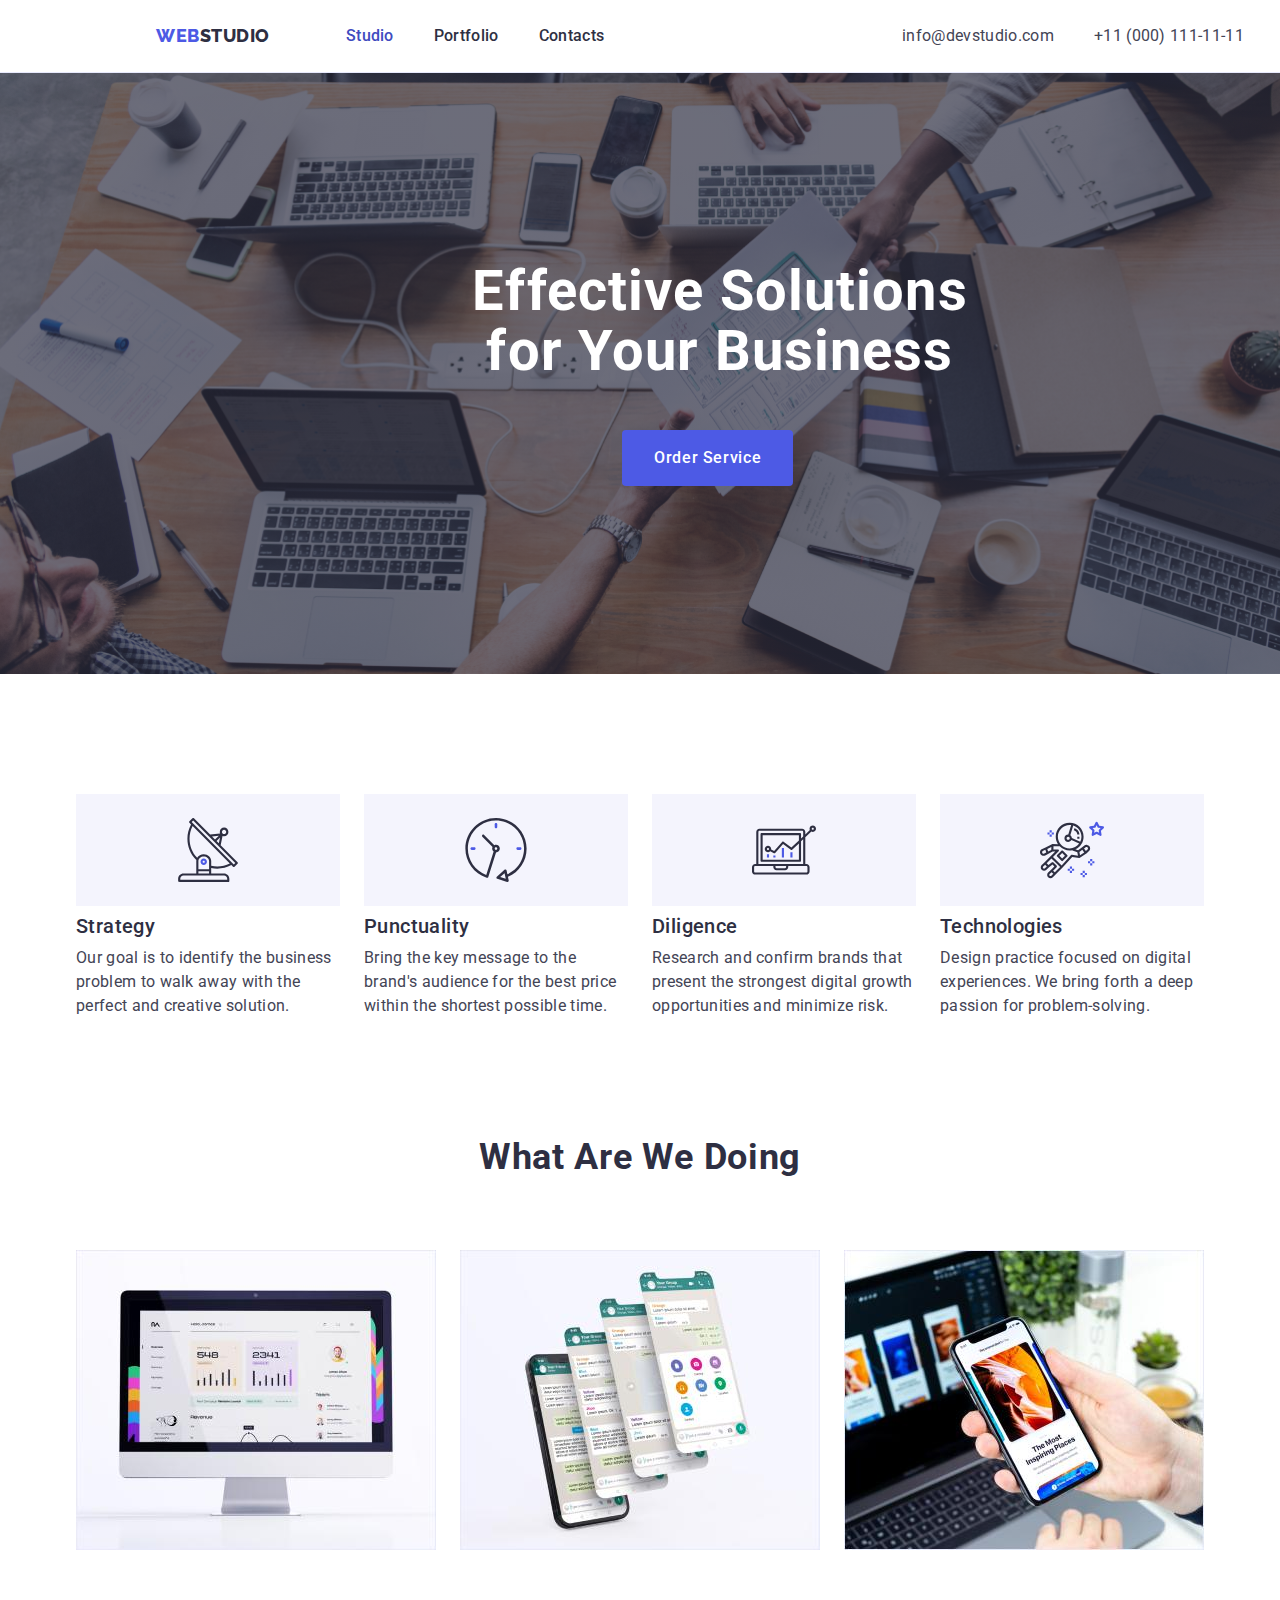
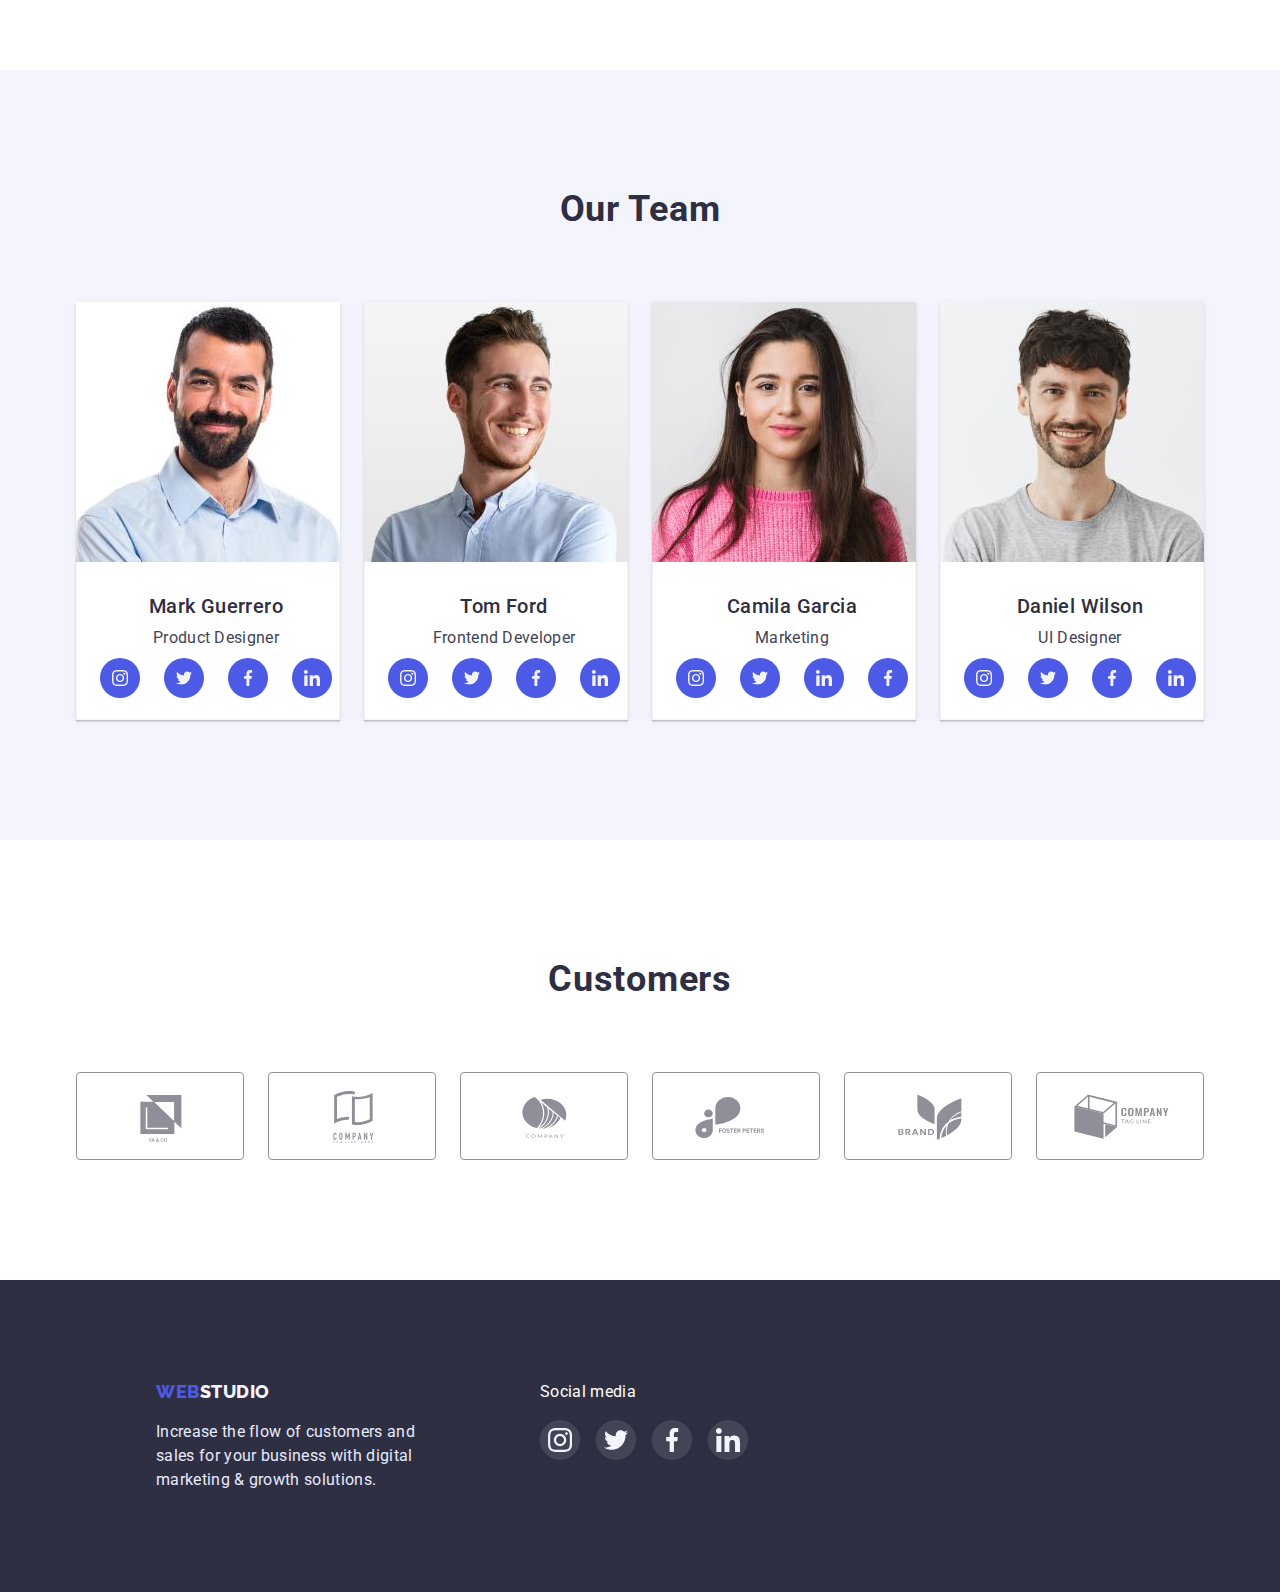
<file: index.html>
<!DOCTYPE html>
<html lang="en">
  <head>
    <meta charset="UTF-8" />
    <meta http-equiv="X-UA-Compatible" content="IE=edge" />
    <meta name="viewport" content="width=device-width, initial-scale=1.0" />
    <link rel="preconnect" href="https://fonts.googleapis.com" />
    <link rel="preconnect" href="https://fonts.gstatic.com" crossorigin />
    <link
      href="https://fonts.googleapis.com/css2?family=Raleway:wght@800&family=Roboto:wght@400;500;700;900&display=swap"
      rel="stylesheet"
    />
    <link
      rel="stylesheet"
      href="https://cdn.jsdelivr.net/npm/modern-normalize@1.1.0/modern-normalize.min.css"
    />
    <link rel="stylesheet" href="./css/styles.css" />
    <title>WEBSTUDIO</title>
  </head>
  <body>
    <header class="header">
      <div class="container page-header-container">
        <nav class="head-nav">
          <a class="logo link" href="./index.html"
            >Web<span class="logo-black">Studio</span></a
          >
          <ul class="menu list">
            <li class="menu-item">
              <a class="menu-link link current" href="./index.html">Studio</a>
            </li>
            <li class="menu-item">
              <a class="menu-link link" href="./portfolio.html">Portfolio</a>
            </li>
            <li class="menu-item">
              <a class="menu-link link" href="">Contacts</a>
            </li>
          </ul>
        </nav>
        <address class="adress-fonts">
          <ul class="list menu">
            <li>
              <a class="contact-info link" href="mailto:info@devstudio.com"
                >info@devstudio.com</a
              >
            </li>
            <li>
              <a class="contact-info link" href="tel:+110001111111"
                >+11 (000) 111-11-11</a
              >
            </li>
          </ul>
        </address>
      </div>
    </header>
    <main>
      <section class="hero">
        <div class="container">
          <h1 class="headline">Effective Solutions for Your Business</h1>
          <button class="modal-btn" type="button">Order Service</button>
        </div>
      </section>
      <section class="section-advantages">
        <div class="container">
          <h2 class="visually-hidden">Our Advantages</h2>
          <ul class="list menu margin-right">
            <li class="services-item">
              <div class="advantages-card-wrapper">
                <svg class="services-list-icon" width="64" height="64">
                  <use href="./images/sprite.svg#icon-antenna"></use>
                </svg>
              </div>
              <h3 class="subtitle">Strategy</h3>
              <p class="description">
                Our goal is to identify the business problem to walk away with
                the perfect and creative solution.
              </p>
            </li>
            <li class="services-item">
              <div class="advantages-card-wrapper">
                <svg class="services-list-icon" width="64" height="64">
                  <use href="./images/sprite.svg#icon-clock"></use>
                </svg>
              </div>
              <h3 class="subtitle">Punctuality</h3>
              <p class="description">
                Bring the key message to the brand's audience for the best price
                within the shortest possible time.
              </p>
            </li>
            <li class="services-item">
              <div class="advantages-card-wrapper">
                <svg class="services-list-icon" width="64" height="64">
                  <use href="./images/sprite.svg#icon-diagram"></use>
                </svg>
              </div>
              <h3 class="subtitle">Diligence</h3>
              <p class="description">
                Research and confirm brands that present the strongest digital
                growth opportunities and minimize risk.
              </p>
            </li>
            <li class="services-item">
              <div class="advantages-card-wrapper">
                <svg class="services-list-icon" width="64" height="64">
                  <use href="./images/sprite.svg#icon-astronaut"></use>
                </svg>
              </div>
              <h3 class="subtitle">Technologies</h3>
              <p class="description">
                Design practice focused on digital experiences. We bring forth a
                deep passion for problem-solving.
              </p>
            </li>
          </ul>
        </div>
      </section>
      <section class="section">
        <div class="container">
          <h2 class="title">What are we doing</h2>
          <ul class="list display-flex">
            <li class="services-card">
              <img
                src="./images/img-1.jpg"
                alt="picture-1"
                width="360"
                height="300"
              />
            </li>
            <li class="services-card">
              <img
                src="./images/img-2.jpg"
                alt="picture-2"
                width="360"
                height="300"
              />
            </li>
            <li class="services-card">
              <img
                src="./images/img-3.jpg"
                alt="picture-3"
                width="360"
                height="300"
              />
            </li>
          </ul>
        </div>
      </section>
      <section class="employees-section section">
        <div class="container">
          <h2 class="title">Our Team</h2>
          <ul class="employees list display-flex">
            <li class="employees-card card-background-color box-shadow">
              <img
                src="./images/img-team-member-1.jpg"
                alt="team-member-1"
                width="264"
                height="260"
              />
              <div class="card-content-wrapper">
                <h3 class="subtitle text-align">Mark Guerrero</h3>
                <p class="description text-align">Product Designer</p>
                <ul class="social-list">
                  <li class="social-list-item list">
                    <a href="" class="social-list-link">
                      <svg class="social-list-icon" width="16" height="16">
                        <use href="./images/sprite.svg#icon-instagram"></use>
                      </svg>
                    </a>
                  </li>
                  <li class="social-list-item list">
                    <a href="" class="social-list-link">
                      <svg class="social-list-icon" width="16" height="16">
                        <use href="./images/sprite.svg#icon-twitter"></use>
                      </svg>
                    </a>
                  </li>
                  <li class="social-list-item list">
                    <a href="" class="social-list-link">
                      <svg class="social-list-icon" width="16" height="16">
                        <use href="./images/sprite.svg#icon-facebook"></use>
                      </svg>
                    </a>
                  </li>
                  <li class="social-list-item list">
                    <a href="" class="social-list-link">
                      <svg class="social-list-icon" width="16" height="16">
                        <use href="./images/sprite.svg#icon-linkedin"></use>
                      </svg>
                    </a>
                  </li>
                </ul>
              </div>
            </li>
            <li class="employees-card card-background-color box-shadow">
              <img
                src="./images/img-team-member-2.jpg"
                alt="team-member-2"
                width="264"
                height="260"
              />
              <div class="card-content-wrapper">
                <h3 class="subtitle text-align">Tom Ford</h3>
                <p class="description text-align">Frontend Developer</p>
                <ul class="social-list">
                  <li class="social-list-item list">
                    <a href="" class="social-list-link">
                      <svg class="social-list-icon" width="16" height="16">
                        <use href="./images/sprite.svg#icon-instagram"></use>
                      </svg>
                    </a>
                  </li>
                  <li class="social-list-item list">
                    <a href="" class="social-list-link">
                      <svg class="social-list-icon" width="16" height="16">
                        <use href="./images/sprite.svg#icon-twitter"></use>
                      </svg>
                    </a>
                  </li>
                  <li class="social-list-item list">
                    <a href="" class="social-list-link">
                      <svg class="social-list-icon" width="16" height="16">
                        <use href="./images/sprite.svg#icon-facebook"></use>
                      </svg>
                    </a>
                  </li>
                  <li class="social-list-item list">
                    <a href="" class="social-list-link">
                      <svg class="social-list-icon" width="16" height="16">
                        <use href="./images/sprite.svg#icon-linkedin"></use>
                      </svg>
                    </a>
                  </li>
                </ul>
              </div>
            </li>
            <li class="employees-card card-background-color box-shadow">
              <img
                src="./images/img-team-member-3.jpg"
                alt="team-member-3"
                width="264"
                height="260"
              />
              <div class="card-content-wrapper">
                <h3 class="subtitle text-align">Camila Garcia</h3>
                <p class="description text-align">Marketing</p>
                <ul class="social-list">
                  <li class="social-list-item list">
                    <a href="" class="social-list-link">
                      <svg class="social-list-icon" width="16" height="16">
                        <use href="./images/sprite.svg#icon-instagram"></use>
                      </svg>
                    </a>
                  </li>
                  <li class="social-list-item list">
                    <a href="" class="social-list-link">
                      <svg class="social-list-icon" width="16" height="16">
                        <use href="./images/sprite.svg#icon-twitter"></use>
                      </svg>
                    </a>
                  </li>
                  <li class="social-list-item list">
                    <a href="" class="social-list-link">
                      <svg class="social-list-icon" width="16" height="16">
                        <use href="./images/sprite.svg#icon-linkedin"></use>
                      </svg>
                    </a>
                  </li>
                  <li class="social-list-item list">
                    <a href="" class="social-list-link">
                      <svg class="social-list-icon" width="16" height="16">
                        <use href="./images/sprite.svg#icon-facebook"></use>
                      </svg>
                    </a>
                  </li>
                </ul>
              </div>
            </li>
            <li class="employees-card card-background-color box-shadow">
              <img
                src="./images/img-team-member-4.jpg"
                alt="team-member-4"
                width="264"
                height="260"
              />
              <div class="card-content-wrapper">
                <h3 class="subtitle text-align">Daniel Wilson</h3>
                <p class="description text-align">UI Designer</p>
                <ul class="social-list">
                  <li class="social-list-item list">
                    <a href="" class="social-list-link">
                      <svg class="social-list-icon" width="16" height="16">
                        <use href="./images/sprite.svg#icon-instagram"></use>
                      </svg>
                    </a>
                  </li>
                  <li class="social-list-item list">
                    <a href="" class="social-list-link">
                      <svg class="social-list-icon" width="16" height="16">
                        <use href="./images/sprite.svg#icon-twitter"></use>
                      </svg>
                    </a>
                  </li>
                  <li class="social-list-item list">
                    <a href="" class="social-list-link">
                      <svg class="social-list-icon" width="16" height="16">
                        <use href="./images/sprite.svg#icon-facebook"></use>
                      </svg>
                    </a>
                  </li>
                  <li class="social-list-item list">
                    <a href="" class="social-list-link">
                      <svg class="social-list-icon" width="16" height="16">
                        <use href="./images/sprite.svg#icon-linkedin"></use>
                      </svg>
                    </a>
                  </li>
                </ul>
              </div>
            </li>
          </ul>
        </div>
      </section>
      <section class="customers-section">
        <div class="container">
          <h2 class="title">Customers</h2>
          <ul class="customers-list list">
            <li class="customers-list-item">
              <a href="" class="customers-list-link">
                <svg class="customers-list-icon" width="104" height="56">
                  <use href="./images/sprite.svg#icon-company-1"></use>
                </svg>
              </a>
            </li>
            <li class="customers-list-item">
              <a href="" class="customers-list-link">
                <svg class="customers-list-icon" width="104" height="56">
                  <use href="./images/sprite.svg#icon-company-2"></use>
                </svg>
              </a>
            </li>
            <li class="customers-list-item">
              <a href="" class="customers-list-link">
                <svg class="customers-list-icon" width="104" height="56">
                  <use href="./images/sprite.svg#icon-company-3"></use>
                </svg>
              </a>
            </li>
            <li class="customers-list-item">
              <a href="" class="customers-list-link">
                <svg class="customers-list-icon" width="104" height="56">
                  <use href="./images/sprite.svg#icon-company-4"></use>
                </svg>
              </a>
            </li>
            <li class="customers-list-item">
              <a href="" class="customers-list-link">
                <svg class="customers-list-icon" width="104" height="56">
                  <use href="./images/sprite.svg#icon-company-5"></use>
                </svg>
              </a>
            </li>
            <li class="customers-list-item">
              <a href="" class="customers-list-link">
                <svg class="customers-list-icon" width="104" height="56">
                  <use href="./images/sprite.svg#icon-company-6"></use>
                </svg>
              </a>
            </li>
          </ul>
        </div>
      </section>
    </main>
    <footer class="footer-background">
      <div class="container footer-display">
        <div class="footer-wrapper">
          <a class="logo link logo-margin" href="./index.html"
            >Web<span class="logo-white">Studio</span></a
          >
          <p class="footer-list footer-text">
            Increase the flow of customers and sales for your business with
            digital marketing & growth solutions.
          </p>
        </div>
        <div class="footer-social-media-wrapper">
          <p class="footer-social-media">Social media</p>
          <ul class="footer-social-list">
            <li class="footer-social-list-item list">
              <a href="" class="footer-social-list-link">
                <svg class="footer-social-list-icon" width="24" height="24">
                  <use href="./images/sprite.svg#icon-instagram"></use>
                </svg>
              </a>
            </li>
            <li class="footer-social-list-item list">
              <a href="" class="footer-social-list-link">
                <svg class="footer-social-list-icon" width="24" height="24">
                  <use href="./images/sprite.svg#icon-twitter"></use>
                </svg>
              </a>
            </li>
            <li class="footer-social-list-item list">
              <a href="" class="footer-social-list-link">
                <svg class="footer-social-list-icon" width="24" height="24">
                  <use href="./images/sprite.svg#icon-facebook"></use>
                </svg>
              </a>
            </li>
            <li class="footer-social-list-item list">
              <a href="" class="footer-social-list-link">
                <svg class="footer-social-list-icon" width="24" height="24">
                  <use href="./images/sprite.svg#icon-linkedin"></use>
                </svg>
              </a>
            </li>
          </ul>
        </div>
      </div>
    </footer>
  </body>
</html>
</file>
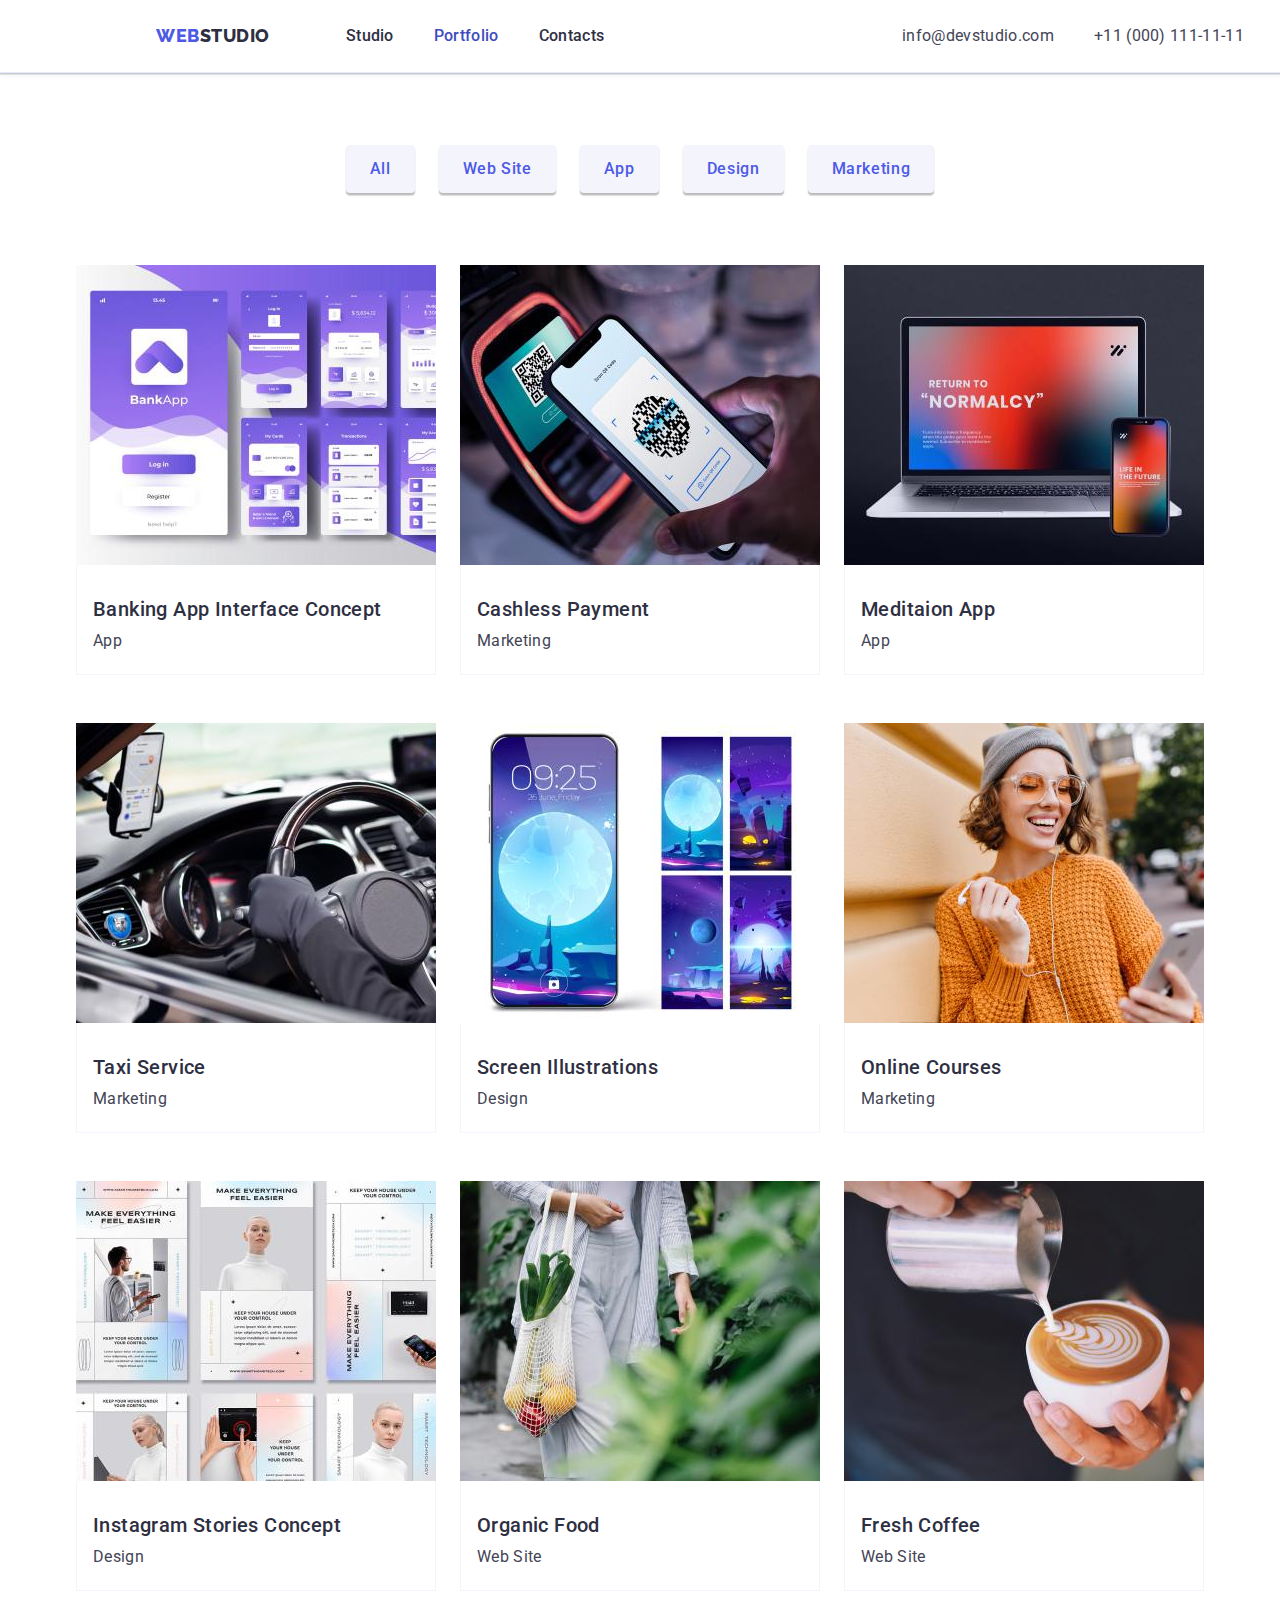
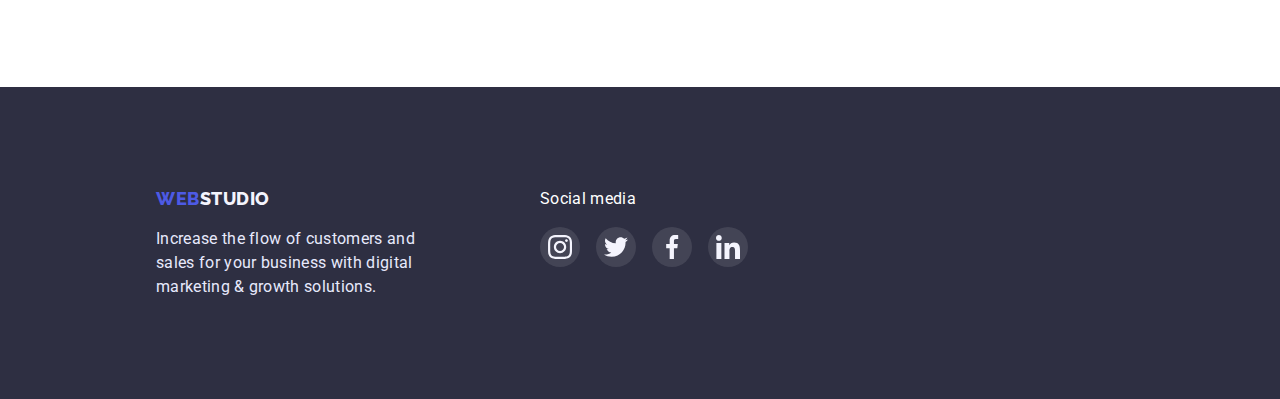
<file: portfolio.html>
<!DOCTYPE html>
<html lang="en">
  <head>
    <meta charset="UTF-8" />
    <meta http-equiv="X-UA-Compatible" content="IE=edge" />
    <meta name="viewport" content="width=device-width, initial-scale=1.0" />
    <link rel="preconnect" href="https://fonts.googleapis.com" />
    <link rel="preconnect" href="https://fonts.gstatic.com" crossorigin />
    <link
      href="https://fonts.googleapis.com/css2?family=Raleway:wght@800&family=Roboto:wght@400;500;700;900&display=swap"
      rel="stylesheet"
    />
    <link
      rel="stylesheet"
      href="https://cdn.jsdelivr.net/npm/modern-normalize@1.1.0/modern-normalize.min.css"
    />
    <link rel="stylesheet" href="./css/styles.css" />
    <title>Portfolio</title>
  </head>
  <body>
    <header class="header">
      <div class="container page-header-container">
        <nav class="head-nav">
          <a class="logo link" href="./portfolio.html"
            >Web<span class="logo-black">Studio</span></a
          >
          <ul class="menu list">
            <li class="menu-item">
              <a class="menu-link link" href="./index.html">Studio</a>
            </li>
            <li class="menu-item">
              <a class="menu-link link current" href="./portfolio.html"
                >Portfolio</a
              >
            </li>
            <li class="menu-item">
              <a class="menu-link link" href="">Contacts</a>
            </li>
          </ul>
        </nav>
        <address class="adress-fonts">
          <ul class="list menu">
            <li>
              <a class="contact-info link" href="mailto:info@devstudio.com"
                >info@devstudio.com</a
              >
            </li>
            <li>
              <a class="contact-info link" href="tel:+110001111111"
                >+11 (000) 111-11-11</a
              >
            </li>
          </ul>
        </address>
      </div>
    </header>
    <main>
      <section class="portfilio-section">
        <div class="container">
          <h2 class="visually-hidden">navigation</h2>
          <ul class="list menu portfolio-margin">
            <li class="services-item">
              <button class="app-buttons" type="button">All</button>
            </li>
            <li class="services-item">
              <button class="app-buttons" type="button">Web Site</button>
            </li>
            <li class="services-item">
              <button class="app-buttons" type="button">App</button>
            </li>
            <li class="services-item">
              <button class="app-buttons" type="button">Design</button>
            </li>
            <li class="services-item">
              <button class="app-buttons" type="button">Marketing</button>
            </li>
          </ul>
          <ul
            class="list display-flex portfolio-display-flex portfolio-padding"
          >
            <li
              class="services-card card-background-color portfolio-card-shadow"
            >
              <a class="link" href=""
                ><img
                  src="./images/banking-app-interface-concept.jpg"
                  alt="banking-app-interface-concept"
                  width="360"
                  height="300"
                />
                <div class="card-content-wrapper">
                  <h3 class="subtitle">Banking App Interface Concept</h3>
                  <p class="description padding-cards">App</p>
                </div></a
              >
            </li>
            <li
              class="services-card card-background-color portfolio-card-shadow"
            >
              <a class="link" href=""
                ><img
                  src="./images/cashless-payment.jpg"
                  alt="cashless-payment"
                  width="360"
                  height="300"
                />
                <div class="card-content-wrapper">
                  <h3 class="subtitle">Cashless Payment</h3>
                  <p class="description padding-cards">Marketing</p>
                </div></a
              >
            </li>
            <li
              class="services-card card-background-color portfolio-card-shadow"
            >
              <a class="link" href=""
                ><img
                  src="./images/meditaion-app.jpg"
                  alt="meditaion-app"
                  width="360"
                  height="300"
                />
                <div class="card-content-wrapper">
                  <h3 class="subtitle">Meditaion App</h3>
                  <p class="description padding-cards">App</p>
                </div></a
              >
            </li>
            <li
              class="services-card card-background-color portfolio-card-shadow"
            >
              <a class="link" href=""
                ><img
                  src="./images/taxi-service.jpg"
                  alt="taxi-service"
                  width="360"
                  height="300"
                />
                <div class="card-content-wrapper">
                  <h3 class="subtitle">Taxi Service</h3>
                  <p class="description padding-cards">Marketing</p>
                </div></a
              >
            </li>
            <li
              class="services-card card-background-color portfolio-card-shadow"
            >
              <a class="link" href=""
                ><img
                  src="./images/screen-illustrations.jpg"
                  alt="screen-illustrations"
                  width="360"
                  height="300"
                />
                <div class="card-content-wrapper">
                  <h3 class="subtitle">Screen Illustrations</h3>
                  <p class="description padding-cards">Design</p>
                </div></a
              >
            </li>
            <li
              class="services-card card-background-color portfolio-card-shadow"
            >
              <a class="link" href=""
                ><img
                  src="./images/online-courses.jpg"
                  alt="online-courses"
                  width="360"
                  height="300"
                />
                <div class="card-content-wrapper">
                  <h3 class="subtitle">Online Courses</h3>
                  <p class="description padding-cards">Marketing</p>
                </div></a
              >
            </li>
            <li
              class="services-card card-background-color portfolio-card-shadow"
            >
              <a class="link" href=""
                ><img
                  src="./images/instagram-stories-concept.jpg"
                  alt="instagram-stories-concept"
                  width="360"
                  height="300"
                />
                <div class="card-content-wrapper">
                  <h3 class="subtitle">Instagram Stories Concept</h3>
                  <p class="description padding-cards">Design</p>
                </div></a
              >
            </li>
            <li
              class="services-card card-background-color portfolio-card-shadow"
            >
              <a class="link" href=""
                ><img
                  src="./images/organic-food.jpg"
                  alt="organic-food"
                  width="360"
                  height="300"
                />
                <div class="card-content-wrapper">
                  <h3 class="subtitle">Organic Food</h3>
                  <p class="description padding-cards">Web Site</p>
                </div></a
              >
            </li>
            <li
              class="services-card card-background-color portfolio-card-shadow"
            >
              <a class="link" href=""
                ><img
                  src="./images/fresh-coffee.jpg"
                  alt="fresh-coffee"
                  width="360"
                  height="300"
                />
                <div class="card-content-wrapper">
                  <h3 class="subtitle">Fresh Coffee</h3>
                  <p class="description padding-cards">Web Site</p>
                </div></a
              >
            </li>
          </ul>
        </div>
      </section>
    </main>
    <footer class="footer-background">
      <div class="container footer-display">
        <div class="footer-wrapper">
          <a class="logo link logo-margin" href="./index.html"
            >Web<span class="logo-white">Studio</span></a
          >
          <p class="footer-list footer-text">
            Increase the flow of customers and sales for your business with
            digital marketing & growth solutions.
          </p>
        </div>
        <div class="footer-social-media-wrapper">
          <p class="footer-social-media">Social media</p>
          <ul class="footer-social-list">
            <li class="footer-social-list-item list">
              <a href="" class="footer-social-list-link">
                <svg class="footer-social-list-icon" width="24" height="24">
                  <use href="./images/sprite.svg#icon-instagram"></use>
                </svg>
              </a>
            </li>
            <li class="footer-social-list-item list">
              <a href="" class="footer-social-list-link">
                <svg class="footer-social-list-icon" width="24" height="24">
                  <use href="./images/sprite.svg#icon-twitter"></use>
                </svg>
              </a>
            </li>
            <li class="footer-social-list-item list">
              <a href="" class="footer-social-list-link">
                <svg class="footer-social-list-icon" width="24" height="24">
                  <use href="./images/sprite.svg#icon-facebook"></use>
                </svg>
              </a>
            </li>
            <li class="footer-social-list-item list">
              <a href="" class="footer-social-list-link">
                <svg class="footer-social-list-icon" width="24" height="24">
                  <use href="./images/sprite.svg#icon-linkedin"></use>
                </svg>
              </a>
            </li>
          </ul>
        </div>
      </div>
    </footer>
  </body>
</html>
</file>
<file: css/styles.css>
:root {
    --subtitle-fonts: #2E2F42;
    --description-fonts: #434455;
    --background-accent-color: #404BBF;
    --card-shadow: 0px 1px 6px rgba(46, 47, 66, 0.08), 0px 1px 1px rgba(46, 47, 66, 0.16), 0px 2px 1px rgba(46, 47, 66, 0.08);
    --portfolio-buttons-shadow: 0px 3px 1px rgba(0, 0, 0, 0.1), 0px 2px 1px rgba(0, 0, 0, 0.08), 0px 2px 2px rgba(0, 0, 0, 0.12);
}

h1,
h2,
h3,
h4,
p {
    margin-top: 0;
    margin-bottom: 0;
}

ul,
ol {
    margin-top: 0;
    margin-bottom: 0;
    padding-left: 0;
}

img {
    display: block;
}

.list {
    list-style: none;
}

.link {
    text-decoration: none;
}

body {
    font-family: 'Roboto', sans-serif;
    color: #2E2F42;
}

.section {
    padding-top: 120px;
    padding-bottom: 120px;
    justify-content: center;
    align-items: center;
}


/* ======================== COMPONENTS ======================== */
.modal-btn {
    padding: 16px 32px 16px 32px;
    font-weight: 500;
    font-size: 16px;
    line-height: 1.5;
    display: flex;
    align-items: center;
    letter-spacing: 0.04em;
    cursor: pointer;
    background-color: #4D5AE5;
    color: #FFFFFF;
    border: none;
    margin-right: 466px;
    margin-left: 466px;
    border-radius: 4px;
}

.modal-btn:hover {
    background-color: var(--background-accent-color)
}

.modal-btn:focus {
    background-color: var(--background-accent-color)
}

.subtitle {
    margin-bottom: 8px;
    font-weight: 500;
    font-size: 20px;
    line-height: 1.2;
    letter-spacing: 0.02em;
    color: var(--subtitle-fonts)
}

.description {
    font-size: 16px;
    line-height: 1.5;
    letter-spacing: 0.02em;
    color: var(--description-fonts)
}


.text-align {
    text-align: center;
}

.container {
    width: 1158px;
    margin-left: auto;
    margin-right: auto;
    padding-left: 15px;
    padding-right: 15px;
}

.services-card {
    flex-basis: calc((100% - 48) / 3);
}

.box-shadow {
    box-shadow: var(--card-shadow);
}


/* ======================== /COMPONENTS ======================== */
/* ======================== HEADER ======================== */
.header {
    padding-top: 24px;
    padding-bottom: 24px;
    border-bottom: 1px solid #E7E9FC;
    box-shadow: 0px 2px 1px rgba(46, 47, 66, 0.08), 0px 1px 1px rgba(46, 47, 66, 0.16), 0px 1px 6px rgba(46, 47, 66, 0.08);
    width: 1440px;
    margin-right: auto;
    margin-left: auto;
}

.logo {
    font-family: 'Raleway', sans-serif;
    font-style: normal;
    font-weight: 800;
    font-size: 18px;
    line-height: 1.33;
    letter-spacing: 0.03em;
    text-transform: uppercase;
    color: #4D5AE5;
    margin-right: 76px;
}

.logo-black {
    color: #2E2F42;
}

.menu {
    display: flex;
    align-items: center;
    justify-content: center;
}

.menu-link {
    font-weight: 500;
    font-size: 16px;
    line-height: 1.5;
    letter-spacing: 0.02em;
    color: #2E2F42;
}

.menu-link:hover {
    color: #404BBF;
}

.menu-link:focus {
    color: #404BBF;
}

.menu-link.current {
    color: var(--background-accent-color);
}

.menu-item:not(:last-child) {
    margin-right: 40px;
}

.contact-info {
    font-size: 16px;
    line-height: 1.5;
    letter-spacing: 0.02em;
    color: #434455;
    margin-left: auto;
    margin-right: 40px;
}

.contact-info:hover {
    color: #404BBF;
}

.contact-info:focus {
    color: #404BBF;
}

.adress-fonts {
    font-style: normal;
}

.page-header-container {
    display: flex;
    align-items: center;
    justify-content: space-between;
}

.head-nav {
    display: flex;
}



/* ======================== HERO ======================== */

.headline {
    font-size: 56px;
    line-height: 1.08;
    text-align: center;
    letter-spacing: 0.02em;
    color: #FFFFFF;
    margin-right: 300px;
    margin-left: 300px;
    margin-bottom: 48px;
}

.hero {
    background-color: #2E2F42;
    padding-top: 188px;
    padding-bottom: 188px;
    background-image: linear-gradient(rgba(46, 47, 66, 0.7), rgba(46, 47, 66, 0.7)),
        url('../images/hero/bg.jpg');
    width: 1440px;
    background-size: cover;
    background-position: center;
    margin-left: auto;
    margin-right: auto;
}

/* ======================== ADVANTAGES ======================== */
.section-advantages {
    padding-top: 120px;
    justify-content: center;
    align-items: center;
}

.services-list-icon {
    background: #F4F4FD;
    border-radius: 4px;
}

.services-item:not(:last-child) {
    margin-right: 24px;
}

.advantages-card-wrapper {
    background-color: #F4F4FD;
    display: flex;
    justify-content: center;
    align-items: center;
    margin-bottom: 8px;
    width: 264px;
    height: 112px;
}


/* ======================== WHAT ARE WE DOING ======================== */

.title {
    font-size: 36px;
    line-height: 1.11;
    text-align: center;
    letter-spacing: 0.02em;
    text-transform: capitalize;
    color: var(--subtitle-fonts);
    margin-bottom: 72px;
}



/* ======================== OUR TEAM ======================== */

.employees-section {
    background-color: #F4F4FD;
}

.employees-card {
    flex-basis: calc((100% - 72px) / 4);
}

.display-flex {
    display: flex;
    flex-wrap: wrap;
    gap: 24px;
}

.card-content-wrapper {
    padding-top: 32px;
    border: 1px solid #F4F4FD;
    border-top: none;
    padding-left: 16px;
    padding-bottom: 21px;

}

.card-background-color {
    background-color: #FFFFFF;
}

.social-list {
    display: flex;
    justify-content: center;
    gap: 24px;
    margin-top: 8px;
}

.social-list-link {
    display: flex;
    justify-content: center;
    align-items: center;
    width: 40px;
    height: 40px;
    border-radius: 50%;
    background-color: #4D5AE5;
    fill: #F4F4FD;
}

.social-list-link:hover {
    background-color: #404BBF;
}

.social-list-link:focus {

    background-color: #404BBF;
}

/* ======================== CUSTOMERS ======================== */
.customers-section {
    padding-top: 120px;
    padding-bottom: 120px;
    justify-content: center;
    align-items: center;
}

.customers-list {
    display: flex;
    justify-content: center;
    gap: 24px;
}

.customers-list-link {
    border: 1px solid #8E8F99;
    border-radius: 4px;
    display: flex;
    justify-content: center;
    align-items: center;
    width: 168px;
    height: 88px;
}

.customers-list-link:hover {
    border-color: #404BBF;
    fill: #404BBF;
}

.customers-list-link:focus {
    border-color: #404BBF;
    fill: #404BBF;
}

.customers-list-link {
    fill: #8E8F99;
}


/* ======================== FOOTER ======================== */

.footer-list {
    font-size: 16px;
    line-height: 1.5;
    letter-spacing: 0.02em;
    color: #E7E9FC;
}

.logo-white {
    color: #F4F4FD;
}

.footer-background {
    background-color: #2E2F42;
    padding: 100px 0 100px 0;
    width: 1440px;
    margin-left: auto;
    margin-right: auto;
}

.logo-margin {
    margin-bottom: 16px;
}

.footer-social-media {
    font-size: 16px;
    line-height: 1.5;
    letter-spacing: 0.02em;
    color: #FFFFFF;
    margin-bottom: 16px;
}

.footer-social-list {
    display: flex;
    justify-content: center;
    align-items: center;
    gap: 16px;
}

.footer-social-list-link {
    display: flex;
    justify-content: center;
    align-items: center;
    width: 40px;
    height: 40px;
    border-radius: 50%;
    fill: #F4F4FD;
    background-color: rgba(255, 255, 255, 0.1);
}

.footer-social-list-link:hover {
    background-color: #31D0AA;
}

.footer-social-list-link:focus {
    background-color: #31D0AA;
}

.footer-display {
    display: flex;
}

.footer-wrapper {
    width: 264px;
    margin-right: 120px;
}

.footer-text {
    margin-top: 16px;
}

/* ======================== PORTFOLIO ======================== */
.portfolio-background {
    background-color: #E5E5E5;
}

.app-buttons {
    font-weight: 500;
    font-size: 16px;
    line-height: 1.5;
    display: flex;
    align-items: center;
    text-align: center;
    letter-spacing: 0.04em;
    cursor: pointer;
    background-color: #F4F4FD;
    color: #4D5AE5;
    border: none;
    padding: 12px 24px 12px 24px;
    box-shadow: var(--portfolio-buttons-shadow);
    border-radius: 4px;
}

.app-buttons:hover {
    background-color: #404BBF;
    color: #FFFFFF;
}

.app-buttons:focus {
    background-color: #404BBF;
    color: #FFFFFF;
}

.visually-hidden {
    position: absolute;
    white-space: nowrap;
    width: 1px;
    height: 1px;
    overflow: hidden;
    border: 0;
    padding: 0;
    clip: rect(0 0 0 0);
    clip-path: inset(50%);
    margin: -1px;
}

.portfilio-section {
    padding-top: 72px;
    padding-bottom: 96px;
}

.portfolio-display-flex {
    row-gap: 48px;
}

.portfolio-card-shadow:hover {
    box-shadow: var(--card-shadow);

}

.portfolio-card-shadow:focus {
    box-shadow: var(--card-shadow);
}

.portfolio-padding {
    padding-top: 72px;
}
</file>
